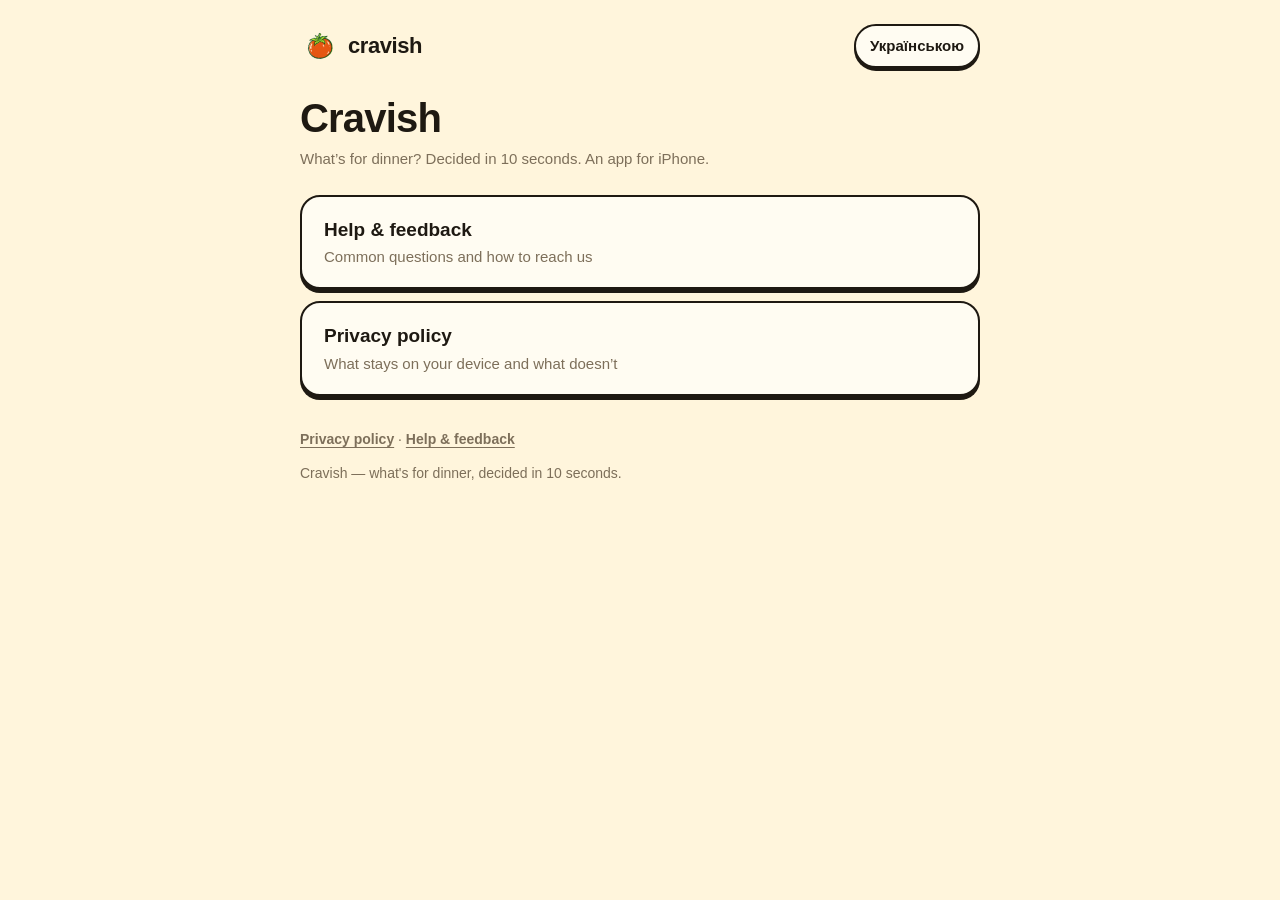
<file: index.html>
<!doctype html>
<html lang="en">
<head>
<meta charset="utf-8">
<meta name="viewport" content="width=device-width, initial-scale=1">
<title>Cravish</title>
<link rel="icon" href="assets/icon.png">
<link rel="apple-touch-icon" href="assets/icon.png">
<link rel="stylesheet" href="style.css">
</head>
<body>
<div class="page">
<header class="top">
<a class="brand" href="./" aria-label="Cravish home"><img src="assets/tomato.png" alt="">cravish</a>
<a class="lang" href="uk/" lang="uk">Українською</a>
</header>
<main>
<h1>Cravish</h1>
<p class="updated">What’s for dinner? Decided in 10 seconds. An app for iPhone.</p>
<ul class="links">
<li><a href="support">Help &amp; feedback<span>Common questions and how to reach us</span></a></li>
<li><a href="privacy">Privacy policy<span>What stays on your device and what doesn’t</span></a></li>
</ul>
</main>
<footer>
<p><a href="privacy">Privacy policy</a> · <a href="support">Help &amp; feedback</a></p>
<p>Cravish — what's for dinner, decided in 10 seconds.</p>
</footer>
</div>
</body>
</html>
</file>
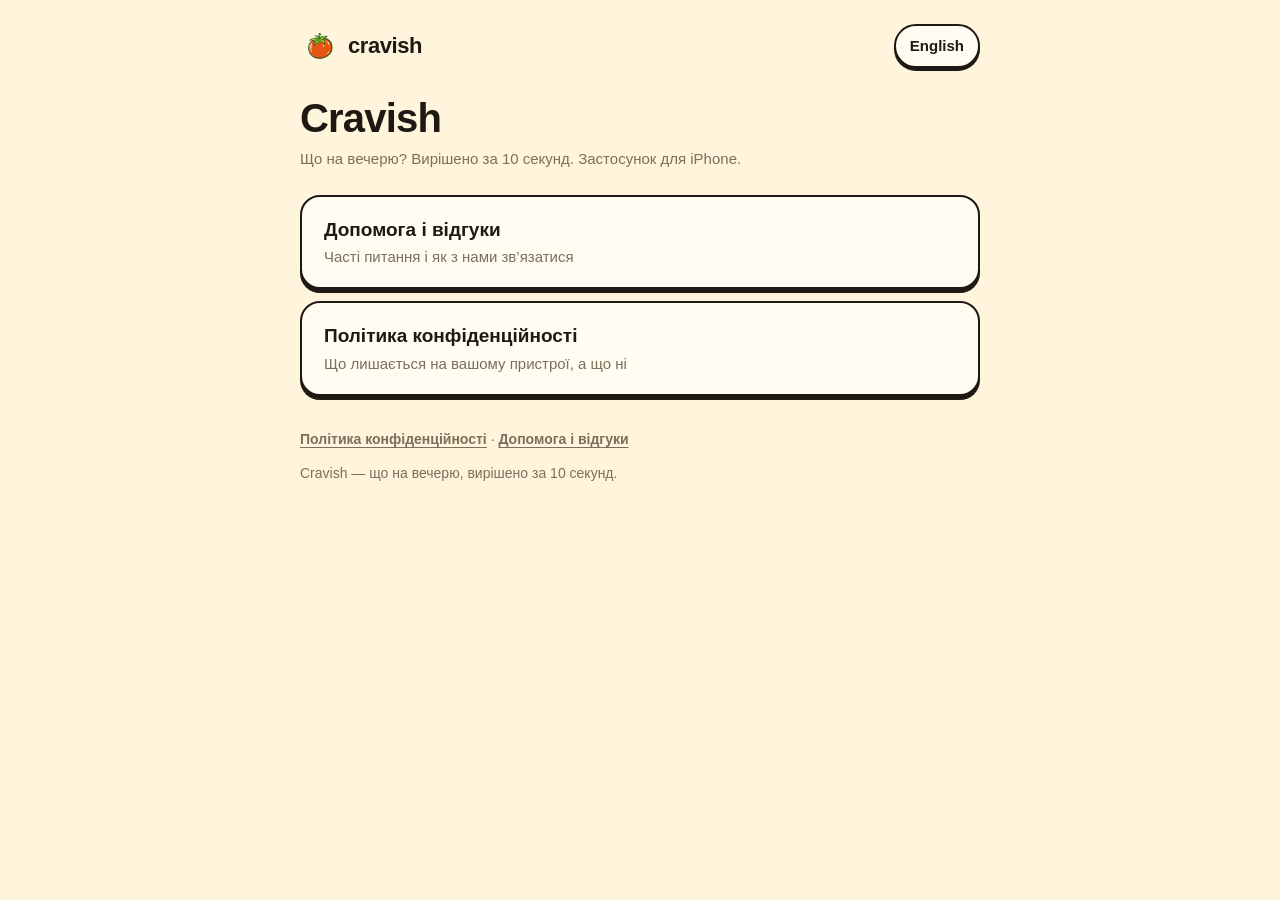
<file: uk/index.html>
<!doctype html>
<html lang="uk">
<head>
<meta charset="utf-8">
<meta name="viewport" content="width=device-width, initial-scale=1">
<title>Cravish</title>
<link rel="icon" href="../assets/icon.png">
<link rel="apple-touch-icon" href="../assets/icon.png">
<link rel="stylesheet" href="../style.css">
</head>
<body>
<div class="page">
<header class="top">
<a class="brand" href="./" aria-label="Cravish, на головну"><img src="../assets/tomato.png" alt="">cravish</a>
<a class="lang" href="../" lang="en">English</a>
</header>
<main>
<h1>Cravish</h1>
<p class="updated">Що на вечерю? Вирішено за 10 секунд. Застосунок для iPhone.</p>
<ul class="links">
<li><a href="support">Допомога і відгуки<span>Часті питання і як з нами зв’язатися</span></a></li>
<li><a href="privacy">Політика конфіденційності<span>Що лишається на вашому пристрої, а що ні</span></a></li>
</ul>
</main>
<footer>
<p><a href="privacy">Політика конфіденційності</a> · <a href="support">Допомога і відгуки</a></p>
<p>Cravish — що на вечерю, вирішено за 10 секунд.</p>
</footer>
</div>
</body>
</html>
</file>
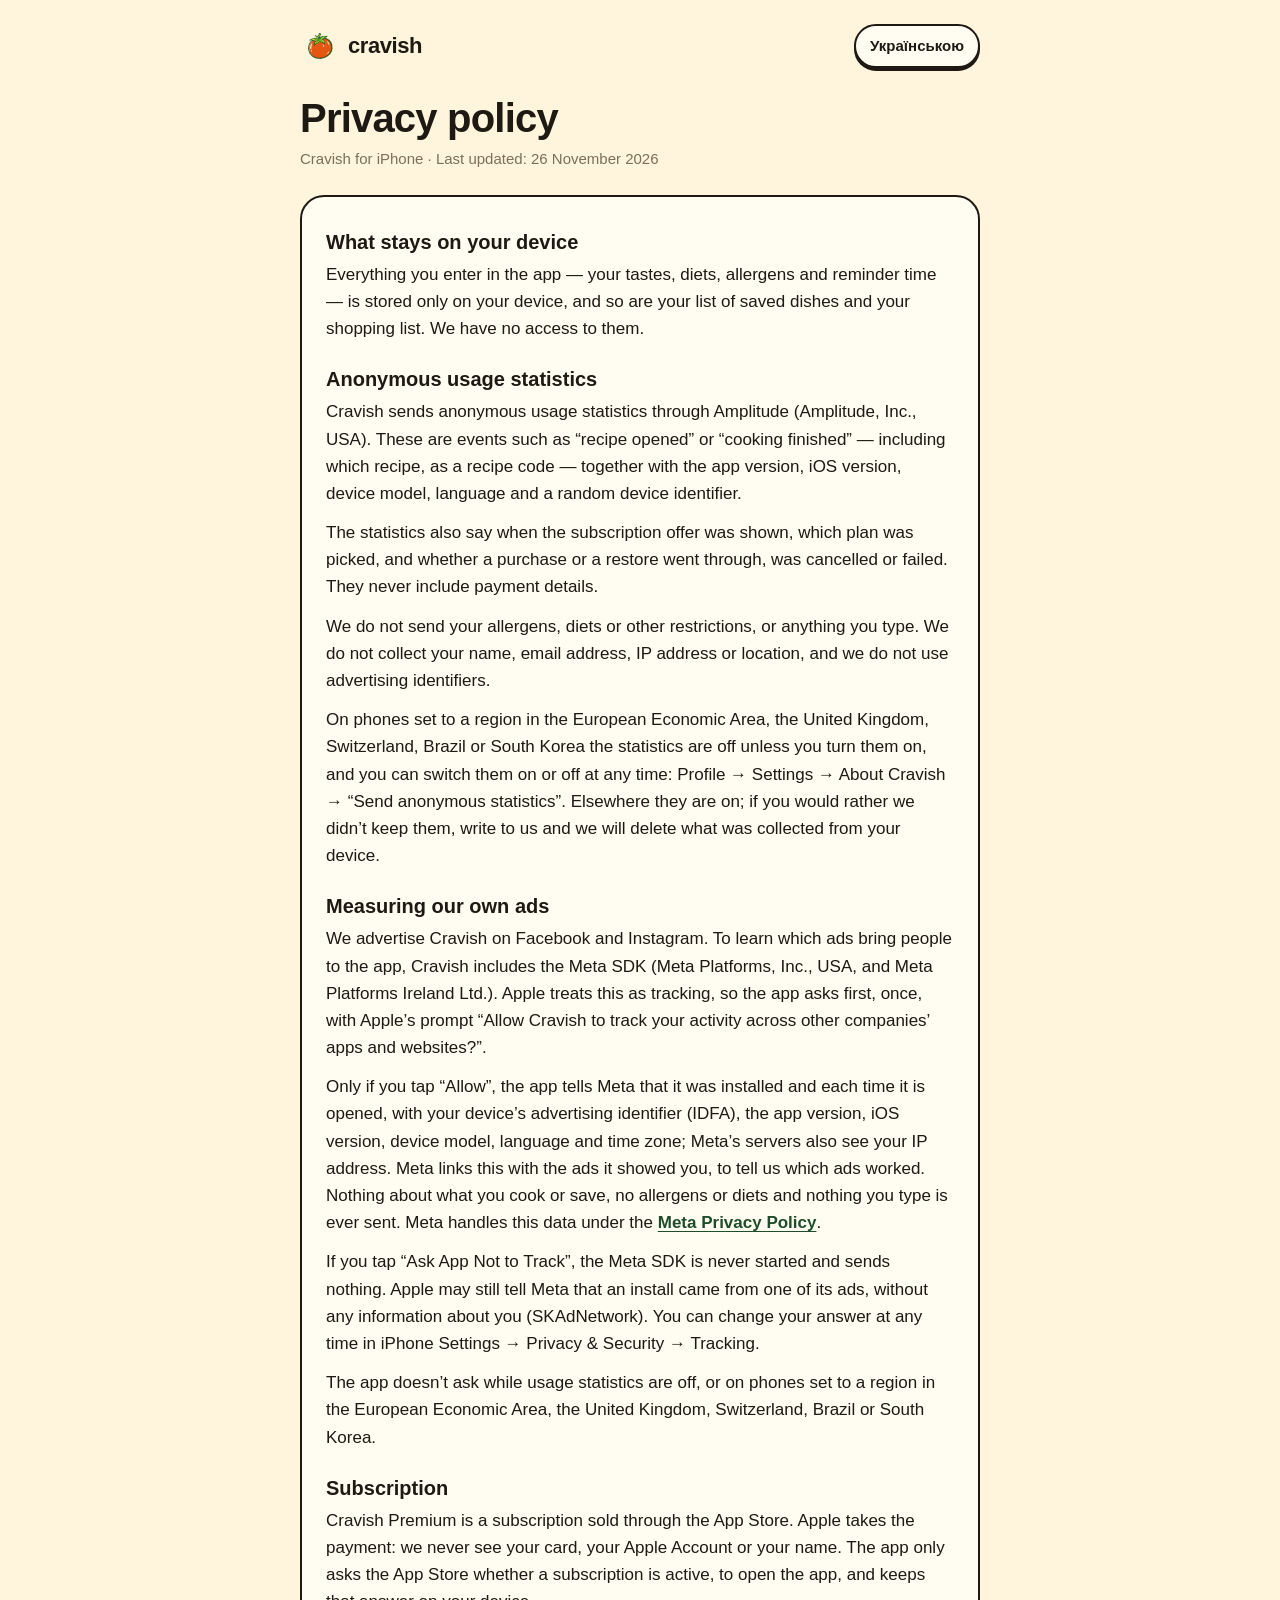
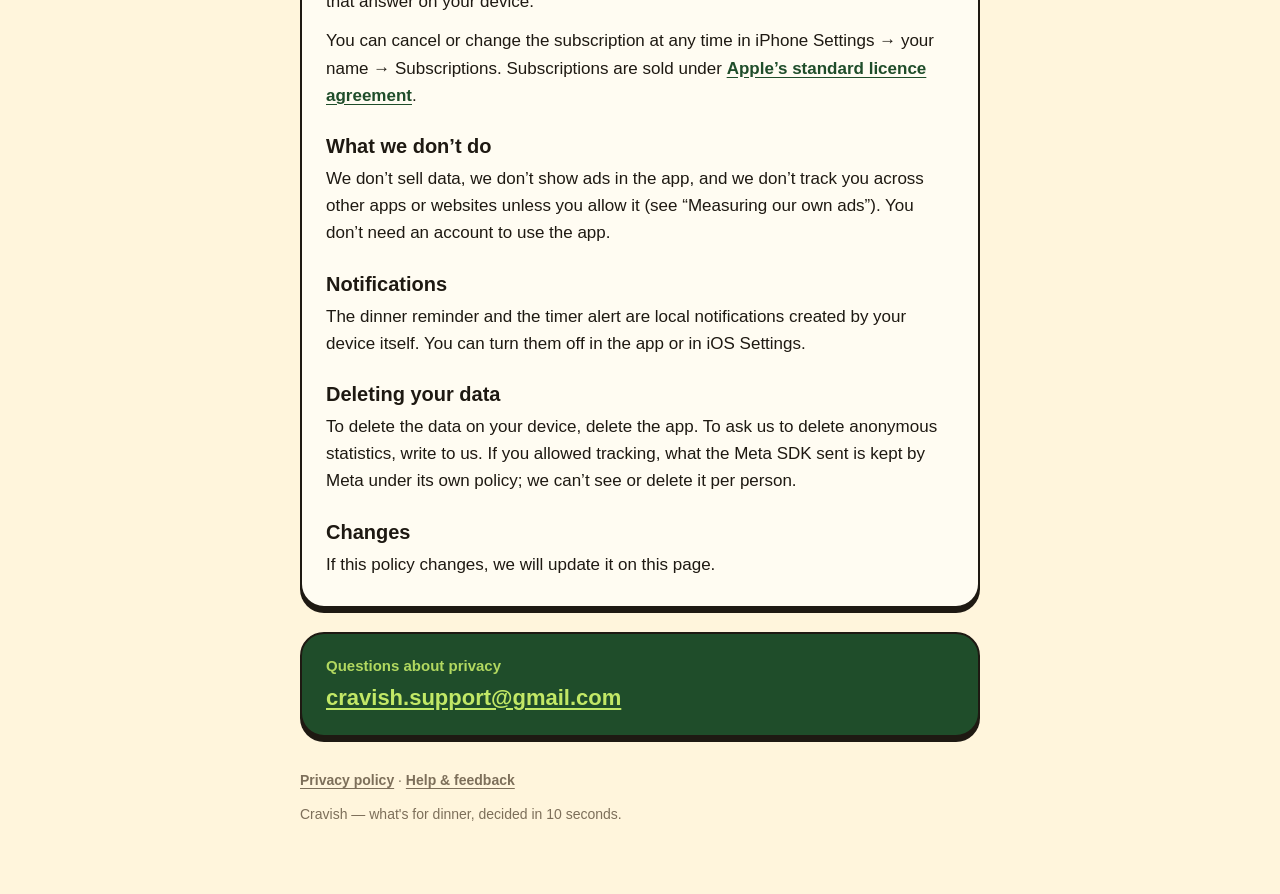
<file: privacy.html>
<!doctype html>
<html lang="en">
<head>
<meta charset="utf-8">
<meta name="viewport" content="width=device-width, initial-scale=1">
<title>Privacy policy — Cravish</title>
<link rel="icon" href="assets/icon.png">
<link rel="apple-touch-icon" href="assets/icon.png">
<link rel="stylesheet" href="style.css">
</head>
<body>
<div class="page">
<header class="top">
<a class="brand" href="./" aria-label="Cravish home"><img src="assets/tomato.png" alt="">cravish</a>
<a class="lang" href="uk/privacy" lang="uk">Українською</a>
</header>
<main>
<h1>Privacy policy</h1>
<p class="updated">Cravish for iPhone · Last updated: 26 November 2026</p>
<div class="card">
<h2>What stays on your device</h2>
<p>Everything you enter in the app — your tastes, diets, allergens and reminder time — is stored only on your device, and so are your list of saved dishes and your shopping list. We have no access to them.</p>

<h2>Anonymous usage statistics</h2>
<p>Cravish sends anonymous usage statistics through Amplitude (Amplitude, Inc., USA). These are events such as “recipe opened” or “cooking finished” — including which recipe, as a recipe code — together with the app version, iOS version, device model, language and a random device identifier.</p>
<p>The statistics also say when the subscription offer was shown, which plan was picked, and whether a purchase or a restore went through, was cancelled or failed. They never include payment details.</p>
<p>We do not send your allergens, diets or other restrictions, or anything you type. We do not collect your name, email address, IP address or location, and we do not use advertising identifiers.</p>
<p>On phones set to a region in the European Economic Area, the United Kingdom, Switzerland, Brazil or South Korea the statistics are off unless you turn them on, and you can switch them on or off at any time: Profile → Settings → About Cravish → “Send anonymous statistics”. Elsewhere they are on; if you would rather we didn’t keep them, write to us and we will delete what was collected from your device.</p>

<h2>Measuring our own ads</h2>
<p>We advertise Cravish on Facebook and Instagram. To learn which ads bring people to the app, Cravish includes the Meta SDK (Meta Platforms, Inc., USA, and Meta Platforms Ireland Ltd.). Apple treats this as tracking, so the app asks first, once, with Apple’s prompt “Allow Cravish to track your activity across other companies’ apps and websites?”.</p>
<p>Only if you tap “Allow”, the app tells Meta that it was installed and each time it is opened, with your device’s advertising identifier (IDFA), the app version, iOS version, device model, language and time zone; Meta’s servers also see your IP address. Meta links this with the ads it showed you, to tell us which ads worked. Nothing about what you cook or save, no allergens or diets and nothing you type is ever sent. Meta handles this data under the <a href="https://www.facebook.com/privacy/policy/">Meta Privacy Policy</a>.</p>
<p>If you tap “Ask App Not to Track”, the Meta SDK is never started and sends nothing. Apple may still tell Meta that an install came from one of its ads, without any information about you (SKAdNetwork). You can change your answer at any time in iPhone Settings → Privacy &amp; Security → Tracking.</p>
<p>The app doesn’t ask while usage statistics are off, or on phones set to a region in the European Economic Area, the United Kingdom, Switzerland, Brazil or South Korea.</p>

<h2>Subscription</h2>
<p>Cravish Premium is a subscription sold through the App Store. Apple takes the payment: we never see your card, your Apple Account or your name. The app only asks the App Store whether a subscription is active, to open the app, and keeps that answer on your device.</p>
<p>You can cancel or change the subscription at any time in iPhone Settings → your name → Subscriptions. Subscriptions are sold under <a href="https://www.apple.com/legal/internet-services/itunes/dev/stdeula/">Apple’s standard licence agreement</a>.</p>

<h2>What we don’t do</h2>
<p>We don’t sell data, we don’t show ads in the app, and we don’t track you across other apps or websites unless you allow it (see “Measuring our own ads”). You don’t need an account to use the app.</p>

<h2>Notifications</h2>
<p>The dinner reminder and the timer alert are local notifications created by your device itself. You can turn them off in the app or in iOS Settings.</p>

<h2>Deleting your data</h2>
<p>To delete the data on your device, delete the app. To ask us to delete anonymous statistics, write to us. If you allowed tracking, what the Meta SDK sent is kept by Meta under its own policy; we can’t see or delete it per person.</p>

<h2>Changes</h2>
<p>If this policy changes, we will update it on this page.</p>
</div>
<div class="contact">
<p class="label">Questions about privacy</p>
<p><a href="mailto:cravish.support@gmail.com">cravish.support@gmail.com</a></p>
</div>
</main>
<footer>
<p><a href="privacy">Privacy policy</a> · <a href="support">Help &amp; feedback</a></p>
<p>Cravish — what's for dinner, decided in 10 seconds.</p>
</footer>
</div>
</body>
</html>
</file>
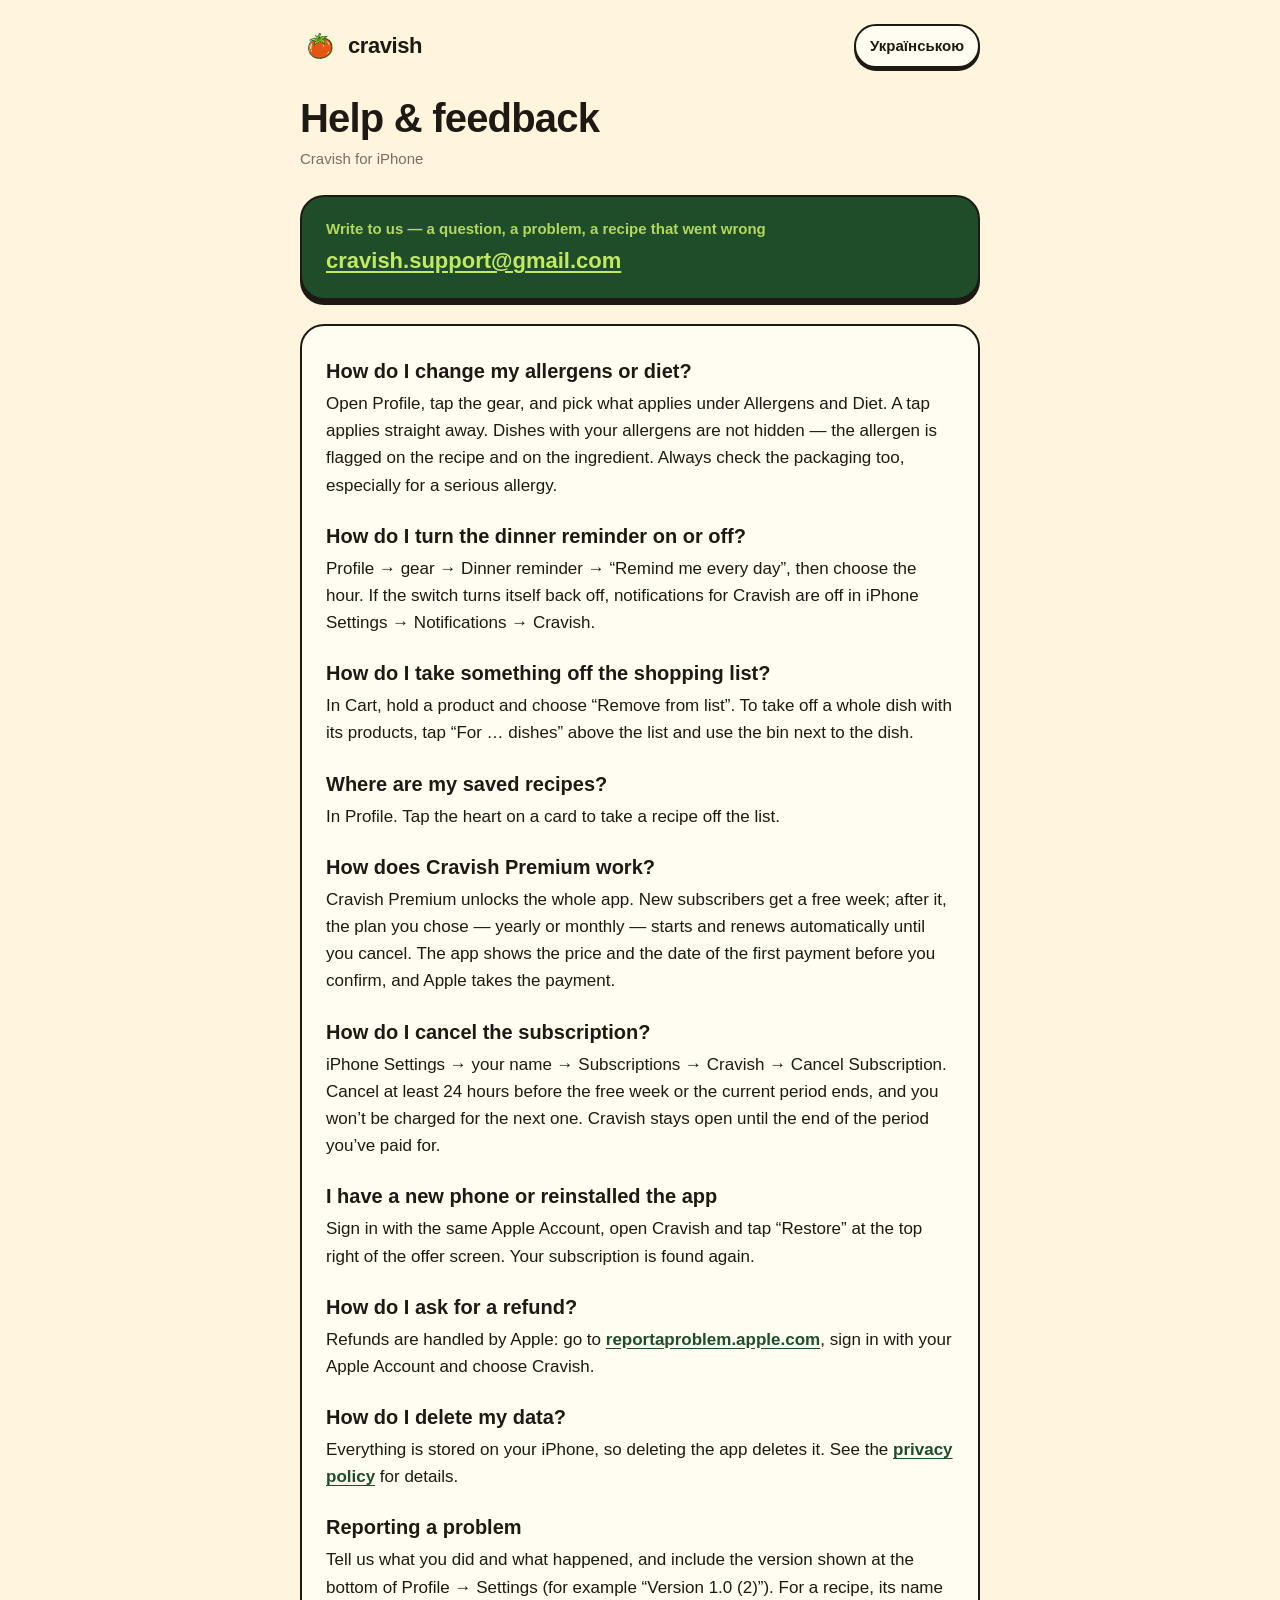
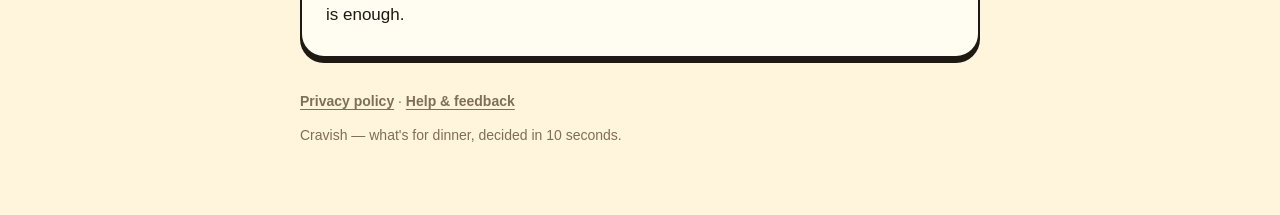
<file: support.html>
<!doctype html>
<html lang="en">
<head>
<meta charset="utf-8">
<meta name="viewport" content="width=device-width, initial-scale=1">
<title>Help & feedback — Cravish</title>
<link rel="icon" href="assets/icon.png">
<link rel="apple-touch-icon" href="assets/icon.png">
<link rel="stylesheet" href="style.css">
</head>
<body>
<div class="page">
<header class="top">
<a class="brand" href="./" aria-label="Cravish home"><img src="assets/tomato.png" alt="">cravish</a>
<a class="lang" href="uk/support" lang="uk">Українською</a>
</header>
<main>
<h1>Help &amp; feedback</h1>
<p class="updated">Cravish for iPhone</p>
<div class="contact">
<p class="label">Write to us — a question, a problem, a recipe that went wrong</p>
<p><a href="mailto:cravish.support@gmail.com">cravish.support@gmail.com</a></p>
</div>
<div class="card">
<h2>How do I change my allergens or diet?</h2>
<p>Open Profile, tap the gear, and pick what applies under Allergens and Diet. A tap applies straight away. Dishes with your allergens are not hidden — the allergen is flagged on the recipe and on the ingredient. Always check the packaging too, especially for a serious allergy.</p>

<h2>How do I turn the dinner reminder on or off?</h2>
<p>Profile → gear → Dinner reminder → “Remind me every day”, then choose the hour. If the switch turns itself back off, notifications for Cravish are off in iPhone Settings → Notifications → Cravish.</p>

<h2>How do I take something off the shopping list?</h2>
<p>In Cart, hold a product and choose “Remove from list”. To take off a whole dish with its products, tap “For … dishes” above the list and use the bin next to the dish.</p>

<h2>Where are my saved recipes?</h2>
<p>In Profile. Tap the heart on a card to take a recipe off the list.</p>

<h2>How does Cravish Premium work?</h2>
<p>Cravish Premium unlocks the whole app. New subscribers get a free week; after it, the plan you chose — yearly or monthly — starts and renews automatically until you cancel. The app shows the price and the date of the first payment before you confirm, and Apple takes the payment.</p>

<h2>How do I cancel the subscription?</h2>
<p>iPhone Settings → your name → Subscriptions → Cravish → Cancel Subscription. Cancel at least 24 hours before the free week or the current period ends, and you won’t be charged for the next one. Cravish stays open until the end of the period you’ve paid for.</p>

<h2>I have a new phone or reinstalled the app</h2>
<p>Sign in with the same Apple Account, open Cravish and tap “Restore” at the top right of the offer screen. Your subscription is found again.</p>

<h2>How do I ask for a refund?</h2>
<p>Refunds are handled by Apple: go to <a href="https://reportaproblem.apple.com">reportaproblem.apple.com</a>, sign in with your Apple Account and choose Cravish.</p>

<h2>How do I delete my data?</h2>
<p>Everything is stored on your iPhone, so deleting the app deletes it. See the <a href="privacy">privacy policy</a> for details.</p>

<h2>Reporting a problem</h2>
<p>Tell us what you did and what happened, and include the version shown at the bottom of Profile → Settings (for example “Version 1.0 (2)”). For a recipe, its name is enough.</p>
</div>
</main>
<footer>
<p><a href="privacy">Privacy policy</a> · <a href="support">Help &amp; feedback</a></p>
<p>Cravish — what's for dinner, decided in 10 seconds.</p>
</footer>
</div>
</body>
</html>
</file>
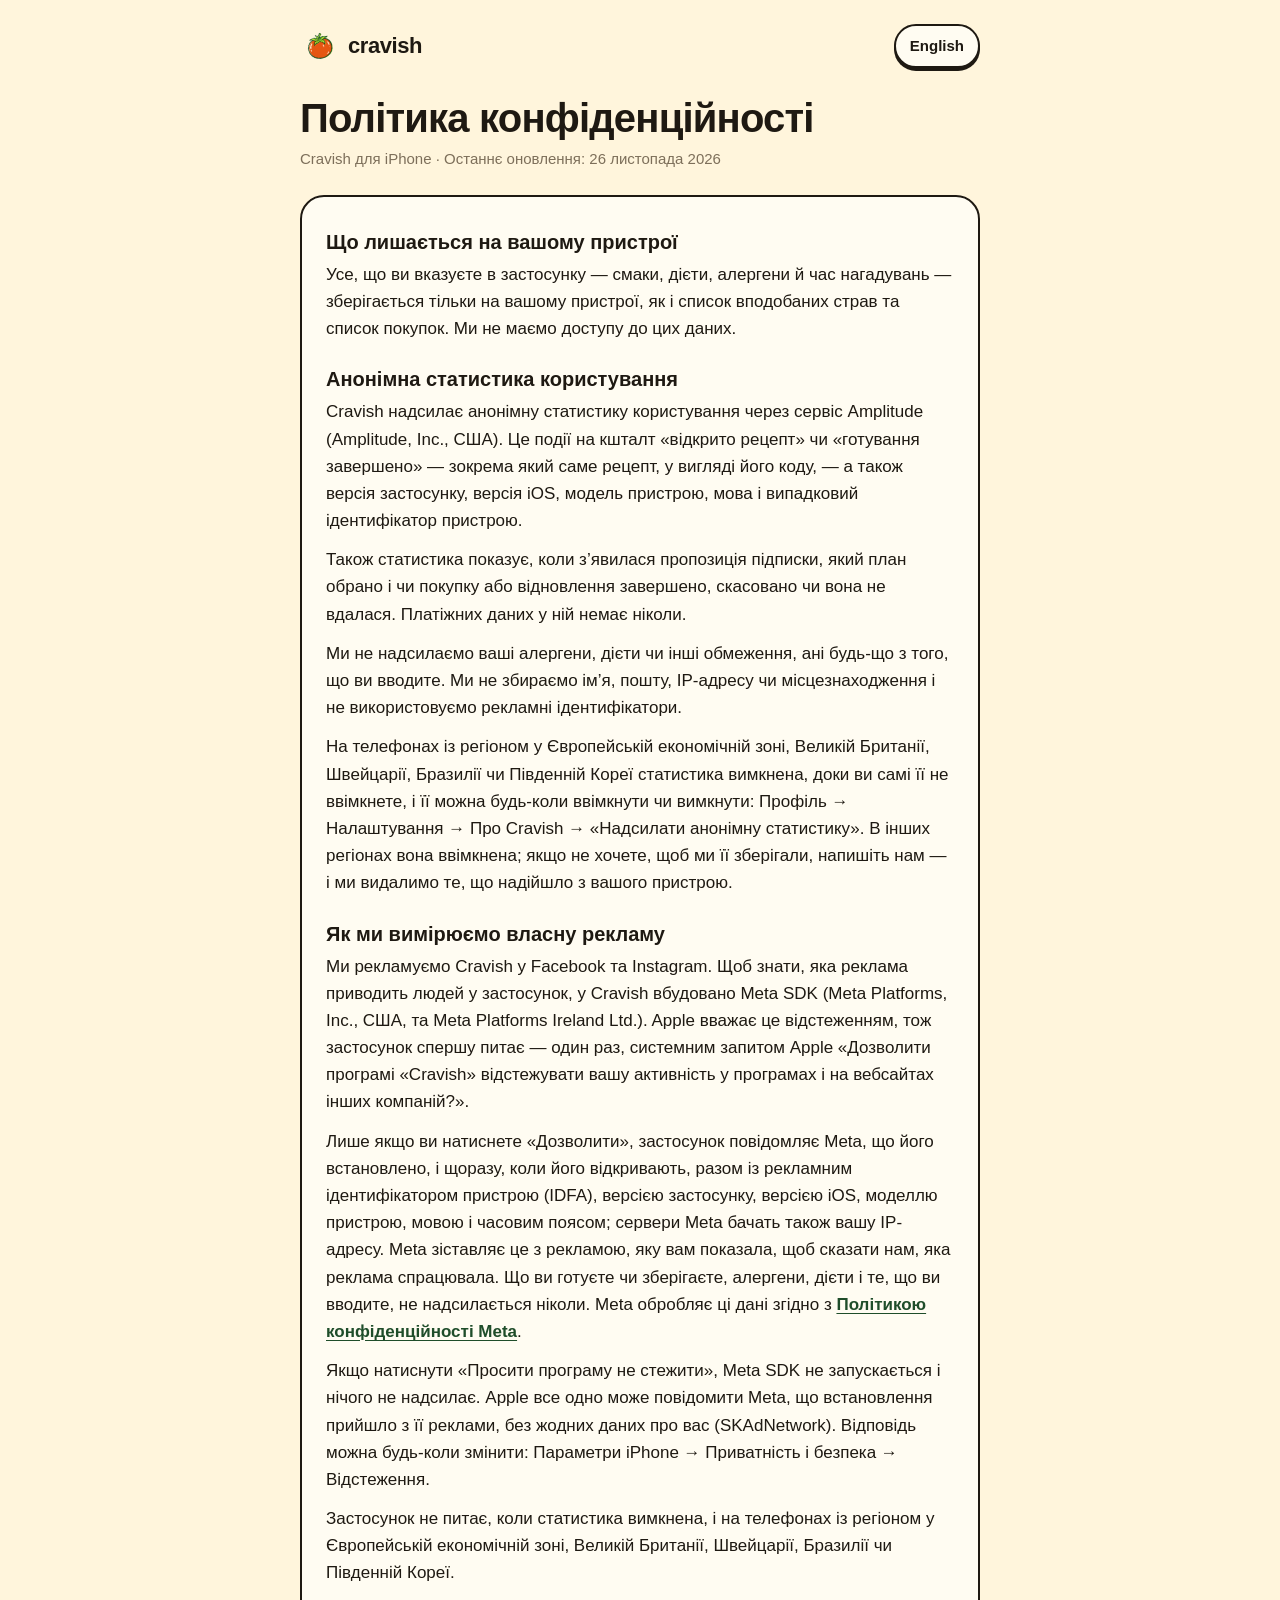
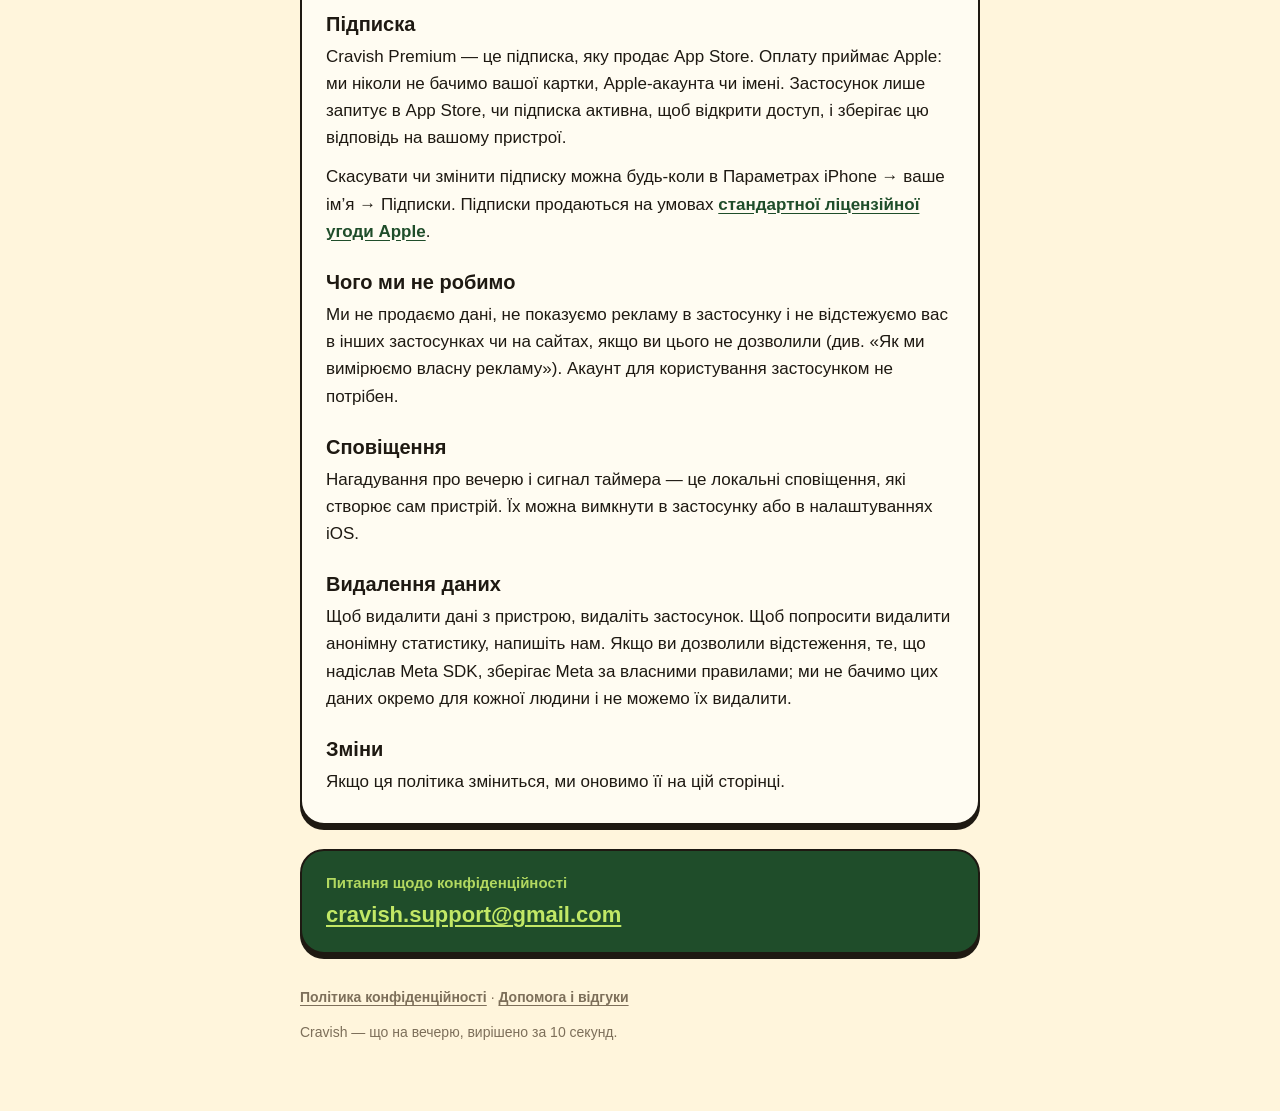
<file: uk/privacy.html>
<!doctype html>
<html lang="uk">
<head>
<meta charset="utf-8">
<meta name="viewport" content="width=device-width, initial-scale=1">
<title>Політика конфіденційності — Cravish</title>
<link rel="icon" href="../assets/icon.png">
<link rel="apple-touch-icon" href="../assets/icon.png">
<link rel="stylesheet" href="../style.css">
</head>
<body>
<div class="page">
<header class="top">
<a class="brand" href="./" aria-label="Cravish, на головну"><img src="../assets/tomato.png" alt="">cravish</a>
<a class="lang" href="../privacy" lang="en">English</a>
</header>
<main>
<h1>Політика конфіденційності</h1>
<p class="updated">Cravish для iPhone · Останнє оновлення: 26 листопада 2026</p>
<div class="card">
<h2>Що лишається на вашому пристрої</h2>
<p>Усе, що ви вказуєте в застосунку — смаки, дієти, алергени й час нагадувань — зберігається тільки на вашому пристрої, як і список вподобаних страв та список покупок. Ми не маємо доступу до цих даних.</p>

<h2>Анонімна статистика користування</h2>
<p>Cravish надсилає анонімну статистику користування через сервіс Amplitude (Amplitude, Inc., США). Це події на кшталт «відкрито рецепт» чи «готування завершено» — зокрема який саме рецепт, у вигляді його коду, — а також версія застосунку, версія iOS, модель пристрою, мова і випадковий ідентифікатор пристрою.</p>
<p>Також статистика показує, коли з’явилася пропозиція підписки, який план обрано і чи покупку або відновлення завершено, скасовано чи вона не вдалася. Платіжних даних у ній немає ніколи.</p>
<p>Ми не надсилаємо ваші алергени, дієти чи інші обмеження, ані будь-що з того, що ви вводите. Ми не збираємо ім’я, пошту, IP-адресу чи місцезнаходження і не використовуємо рекламні ідентифікатори.</p>
<p>На телефонах із регіоном у Європейській економічній зоні, Великій Британії, Швейцарії, Бразилії чи Південній Кореї статистика вимкнена, доки ви самі її не ввімкнете, і її можна будь-коли ввімкнути чи вимкнути: Профіль → Налаштування → Про Cravish → «Надсилати анонімну статистику». В інших регіонах вона ввімкнена; якщо не хочете, щоб ми її зберігали, напишіть нам — і ми видалимо те, що надійшло з вашого пристрою.</p>

<h2>Як ми вимірюємо власну рекламу</h2>
<p>Ми рекламуємо Cravish у Facebook та Instagram. Щоб знати, яка реклама приводить людей у застосунок, у Cravish вбудовано Meta SDK (Meta Platforms, Inc., США, та Meta Platforms Ireland Ltd.). Apple вважає це відстеженням, тож застосунок спершу питає — один раз, системним запитом Apple «Дозволити програмі «Cravish» відстежувати вашу активність у програмах і на вебсайтах інших компаній?».</p>
<p>Лише якщо ви натиснете «Дозволити», застосунок повідомляє Meta, що його встановлено, і щоразу, коли його відкривають, разом із рекламним ідентифікатором пристрою (IDFA), версією застосунку, версією iOS, моделлю пристрою, мовою і часовим поясом; сервери Meta бачать також вашу IP-адресу. Meta зіставляє це з рекламою, яку вам показала, щоб сказати нам, яка реклама спрацювала. Що ви готуєте чи зберігаєте, алергени, дієти і те, що ви вводите, не надсилається ніколи. Meta обробляє ці дані згідно з <a href="https://www.facebook.com/privacy/policy/">Політикою конфіденційності Meta</a>.</p>
<p>Якщо натиснути «Просити програму не стежити», Meta SDK не запускається і нічого не надсилає. Apple все одно може повідомити Meta, що встановлення прийшло з її реклами, без жодних даних про вас (SKAdNetwork). Відповідь можна будь-коли змінити: Параметри iPhone → Приватність і безпека → Відстеження.</p>
<p>Застосунок не питає, коли статистика вимкнена, і на телефонах із регіоном у Європейській економічній зоні, Великій Британії, Швейцарії, Бразилії чи Південній Кореї.</p>

<h2>Підписка</h2>
<p>Cravish Premium — це підписка, яку продає App Store. Оплату приймає Apple: ми ніколи не бачимо вашої картки, Apple-акаунта чи імені. Застосунок лише запитує в App Store, чи підписка активна, щоб відкрити доступ, і зберігає цю відповідь на вашому пристрої.</p>
<p>Скасувати чи змінити підписку можна будь-коли в Параметрах iPhone → ваше ім’я → Підписки. Підписки продаються на умовах <a href="https://www.apple.com/legal/internet-services/itunes/dev/stdeula/">стандартної ліцензійної угоди Apple</a>.</p>

<h2>Чого ми не робимо</h2>
<p>Ми не продаємо дані, не показуємо рекламу в застосунку і не відстежуємо вас в інших застосунках чи на сайтах, якщо ви цього не дозволили (див. «Як ми вимірюємо власну рекламу»). Акаунт для користування застосунком не потрібен.</p>

<h2>Сповіщення</h2>
<p>Нагадування про вечерю і сигнал таймера — це локальні сповіщення, які створює сам пристрій. Їх можна вимкнути в застосунку або в налаштуваннях iOS.</p>

<h2>Видалення даних</h2>
<p>Щоб видалити дані з пристрою, видаліть застосунок. Щоб попросити видалити анонімну статистику, напишіть нам. Якщо ви дозволили відстеження, те, що надіслав Meta SDK, зберігає Meta за власними правилами; ми не бачимо цих даних окремо для кожної людини і не можемо їх видалити.</p>

<h2>Зміни</h2>
<p>Якщо ця політика зміниться, ми оновимо її на цій сторінці.</p>
</div>
<div class="contact">
<p class="label">Питання щодо конфіденційності</p>
<p><a href="mailto:cravish.support@gmail.com">cravish.support@gmail.com</a></p>
</div>
</main>
<footer>
<p><a href="privacy">Політика конфіденційності</a> · <a href="support">Допомога і відгуки</a></p>
<p>Cravish — що на вечерю, вирішено за 10 секунд.</p>
</footer>
</div>
</body>
</html>
</file>
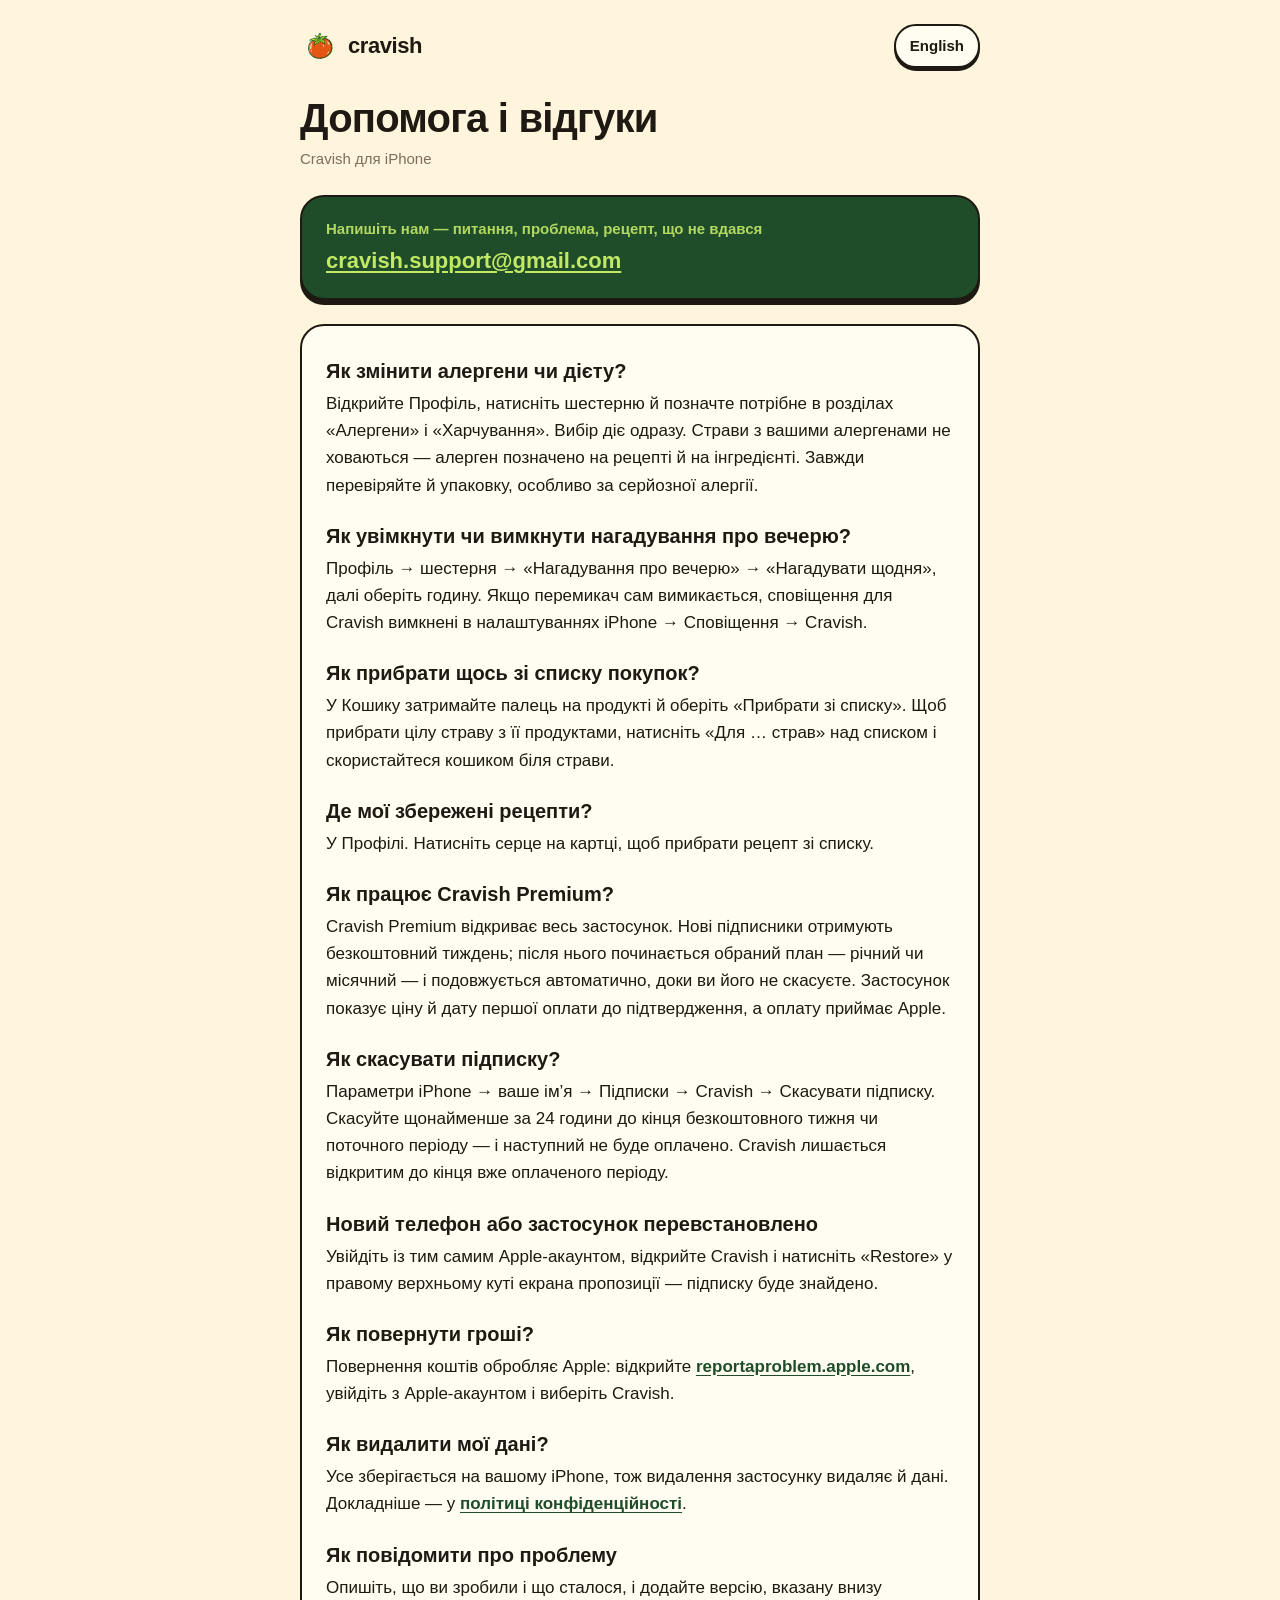
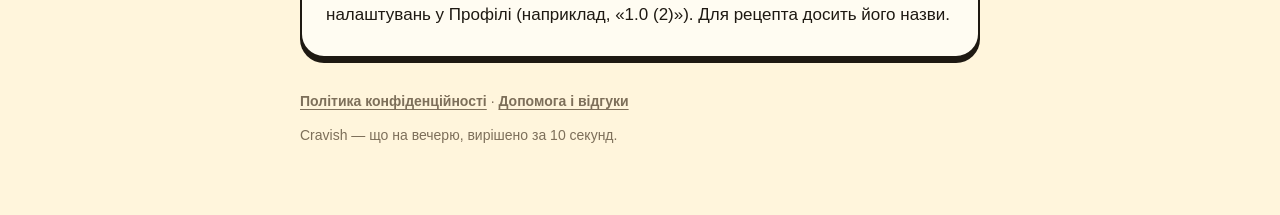
<file: uk/support.html>
<!doctype html>
<html lang="uk">
<head>
<meta charset="utf-8">
<meta name="viewport" content="width=device-width, initial-scale=1">
<title>Допомога і відгуки — Cravish</title>
<link rel="icon" href="../assets/icon.png">
<link rel="apple-touch-icon" href="../assets/icon.png">
<link rel="stylesheet" href="../style.css">
</head>
<body>
<div class="page">
<header class="top">
<a class="brand" href="./" aria-label="Cravish, на головну"><img src="../assets/tomato.png" alt="">cravish</a>
<a class="lang" href="../support" lang="en">English</a>
</header>
<main>
<h1>Допомога і відгуки</h1>
<p class="updated">Cravish для iPhone</p>
<div class="contact">
<p class="label">Напишіть нам — питання, проблема, рецепт, що не вдався</p>
<p><a href="mailto:cravish.support@gmail.com">cravish.support@gmail.com</a></p>
</div>
<div class="card">
<h2>Як змінити алергени чи дієту?</h2>
<p>Відкрийте Профіль, натисніть шестерню й позначте потрібне в розділах «Алергени» і «Харчування». Вибір діє одразу. Страви з вашими алергенами не ховаються — алерген позначено на рецепті й на інгредієнті. Завжди перевіряйте й упаковку, особливо за серйозної алергії.</p>

<h2>Як увімкнути чи вимкнути нагадування про вечерю?</h2>
<p>Профіль → шестерня → «Нагадування про вечерю» → «Нагадувати щодня», далі оберіть годину. Якщо перемикач сам вимикається, сповіщення для Cravish вимкнені в налаштуваннях iPhone → Сповіщення → Cravish.</p>

<h2>Як прибрати щось зі списку покупок?</h2>
<p>У Кошику затримайте палець на продукті й оберіть «Прибрати зі списку». Щоб прибрати цілу страву з її продуктами, натисніть «Для … страв» над списком і скористайтеся кошиком біля страви.</p>

<h2>Де мої збережені рецепти?</h2>
<p>У Профілі. Натисніть серце на картці, щоб прибрати рецепт зі списку.</p>

<h2>Як працює Cravish Premium?</h2>
<p>Cravish Premium відкриває весь застосунок. Нові підписники отримують безкоштовний тиждень; після нього починається обраний план — річний чи місячний — і подовжується автоматично, доки ви його не скасуєте. Застосунок показує ціну й дату першої оплати до підтвердження, а оплату приймає Apple.</p>

<h2>Як скасувати підписку?</h2>
<p>Параметри iPhone → ваше ім’я → Підписки → Cravish → Скасувати підписку. Скасуйте щонайменше за 24 години до кінця безкоштовного тижня чи поточного періоду — і наступний не буде оплачено. Cravish лишається відкритим до кінця вже оплаченого періоду.</p>

<h2>Новий телефон або застосунок перевстановлено</h2>
<p>Увійдіть із тим самим Apple-акаунтом, відкрийте Cravish і натисніть «Restore» у правому верхньому куті екрана пропозиції — підписку буде знайдено.</p>

<h2>Як повернути гроші?</h2>
<p>Повернення коштів обробляє Apple: відкрийте <a href="https://reportaproblem.apple.com">reportaproblem.apple.com</a>, увійдіть з Apple-акаунтом і виберіть Cravish.</p>

<h2>Як видалити мої дані?</h2>
<p>Усе зберігається на вашому iPhone, тож видалення застосунку видаляє й дані. Докладніше — у <a href="privacy">політиці конфіденційності</a>.</p>

<h2>Як повідомити про проблему</h2>
<p>Опишіть, що ви зробили і що сталося, і додайте версію, вказану внизу налаштувань у Профілі (наприклад, «1.0 (2)»). Для рецепта досить його назви.</p>
</div>
</main>
<footer>
<p><a href="privacy">Політика конфіденційності</a> · <a href="support">Допомога і відгуки</a></p>
<p>Cravish — що на вечерю, вирішено за 10 секунд.</p>
</footer>
</div>
</body>
</html>
</file>
<file: style.css>
/* Cravish public pages — the app's paper, ink and sticker cards. No external fonts or scripts. */
:root {
  --paper: #FFF5DC;
  --card: #FFFCF2;
  --ink: #1E1912;
  --ink-soft: #4A4136;
  --muted: #7D6F5A;
  --forest: #1F4D2A;
  --lime: #C2E866;
  --tomato: #E5491D;
}

* { box-sizing: border-box; }

html { -webkit-text-size-adjust: 100%; }

body {
  margin: 0;
  background: var(--paper);
  color: var(--ink);
  font: 17px/1.6 -apple-system, BlinkMacSystemFont, "Segoe UI", Roboto, "Helvetica Neue", Arial, sans-serif;
}

.page {
  max-width: 720px;
  margin: 0 auto;
  padding: 24px 20px 56px;
}

header.top {
  display: flex;
  align-items: center;
  justify-content: space-between;
  gap: 12px;
  margin-bottom: 28px;
}

.brand {
  display: inline-flex;
  align-items: center;
  gap: 8px;
  color: var(--ink);
  text-decoration: none;
  font-weight: 800;
  font-size: 22px;
  letter-spacing: -0.02em;
}

.brand img { width: 40px; height: 40px; transform: rotate(-10deg); }

.lang {
  color: var(--ink);
  font-weight: 700;
  font-size: 15px;
  text-decoration: none;
  padding: 8px 14px;
  background: var(--card);
  border: 2px solid var(--ink);
  border-radius: 999px;
  box-shadow: 0 3px 0 var(--ink);
  white-space: nowrap;
}

h1 {
  font-size: clamp(30px, 7vw, 40px);
  line-height: 1.12;
  letter-spacing: -0.02em;
  font-weight: 800;
  margin: 0 0 6px;
}

.updated { color: var(--muted); font-size: 15px; margin: 0 0 24px; }

.card {
  background: var(--card);
  border: 2px solid var(--ink);
  border-radius: 24px;
  box-shadow: 0 5px 0 var(--ink);
  padding: 8px 24px 16px;
  margin-bottom: 24px;
}

h2 { font-size: 20px; line-height: 1.3; font-weight: 800; margin: 24px 0 6px; }

p { margin: 0 0 12px; }

ul { margin: 0 0 12px; padding-left: 22px; }

a { color: var(--forest); font-weight: 700; text-underline-offset: 3px; }

.contact {
  background: var(--forest);
  color: var(--lime);
  border: 2px solid var(--ink);
  border-radius: 24px;
  box-shadow: 0 5px 0 var(--ink);
  padding: 20px 24px;
  margin-bottom: 24px;
}

.contact p { margin: 0; }
.contact .label { font-weight: 700; font-size: 15px; opacity: 0.9; margin-bottom: 2px; }
.contact a { color: var(--lime); font-size: clamp(18px, 5vw, 22px); font-weight: 800; word-break: break-word; }

.links { list-style: none; padding: 0; margin: 0; display: grid; gap: 12px; }

.links a {
  display: block;
  color: var(--ink);
  text-decoration: none;
  font-weight: 800;
  font-size: 19px;
  background: var(--card);
  border: 2px solid var(--ink);
  border-radius: 20px;
  box-shadow: 0 4px 0 var(--ink);
  padding: 18px 22px;
}

.links a span { display: block; font-weight: 500; font-size: 15px; color: var(--muted); }

footer { color: var(--muted); font-size: 14px; margin-top: 32px; }
footer a { color: var(--muted); font-weight: 600; }
</file>
